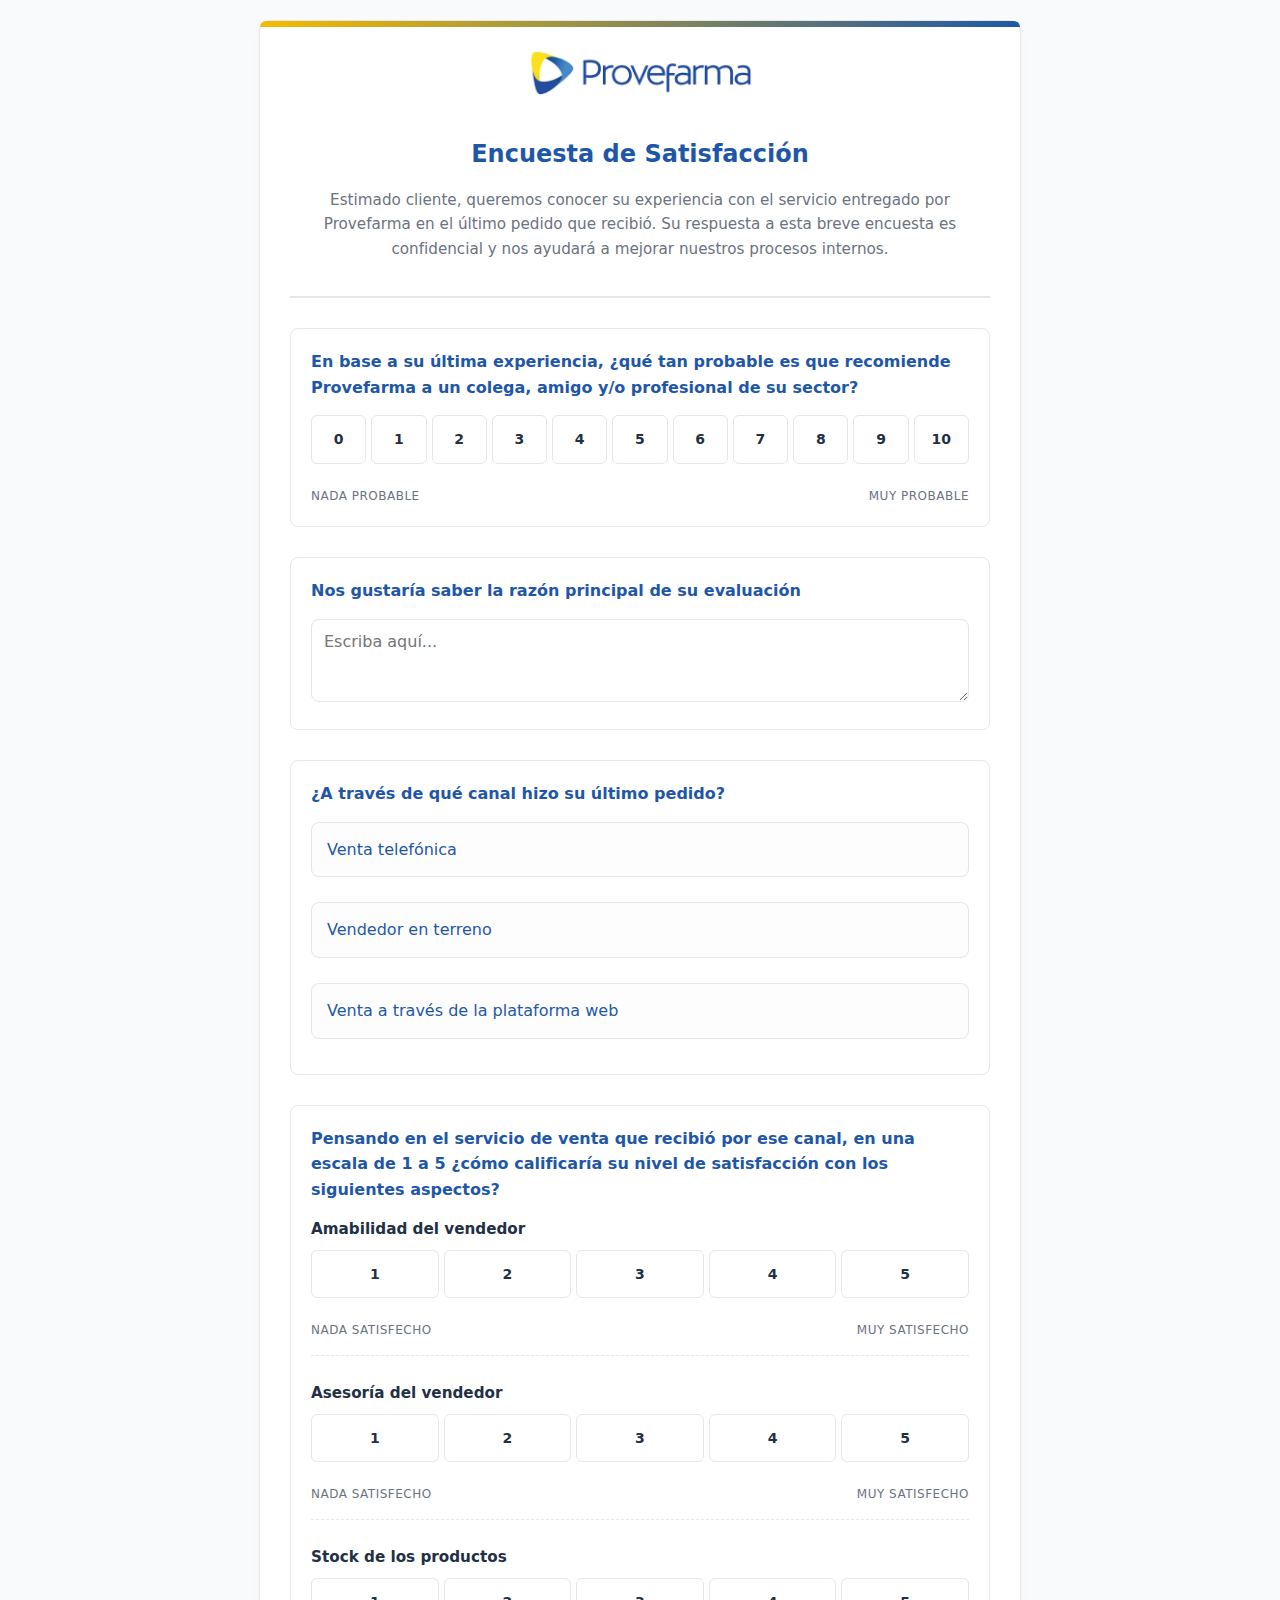
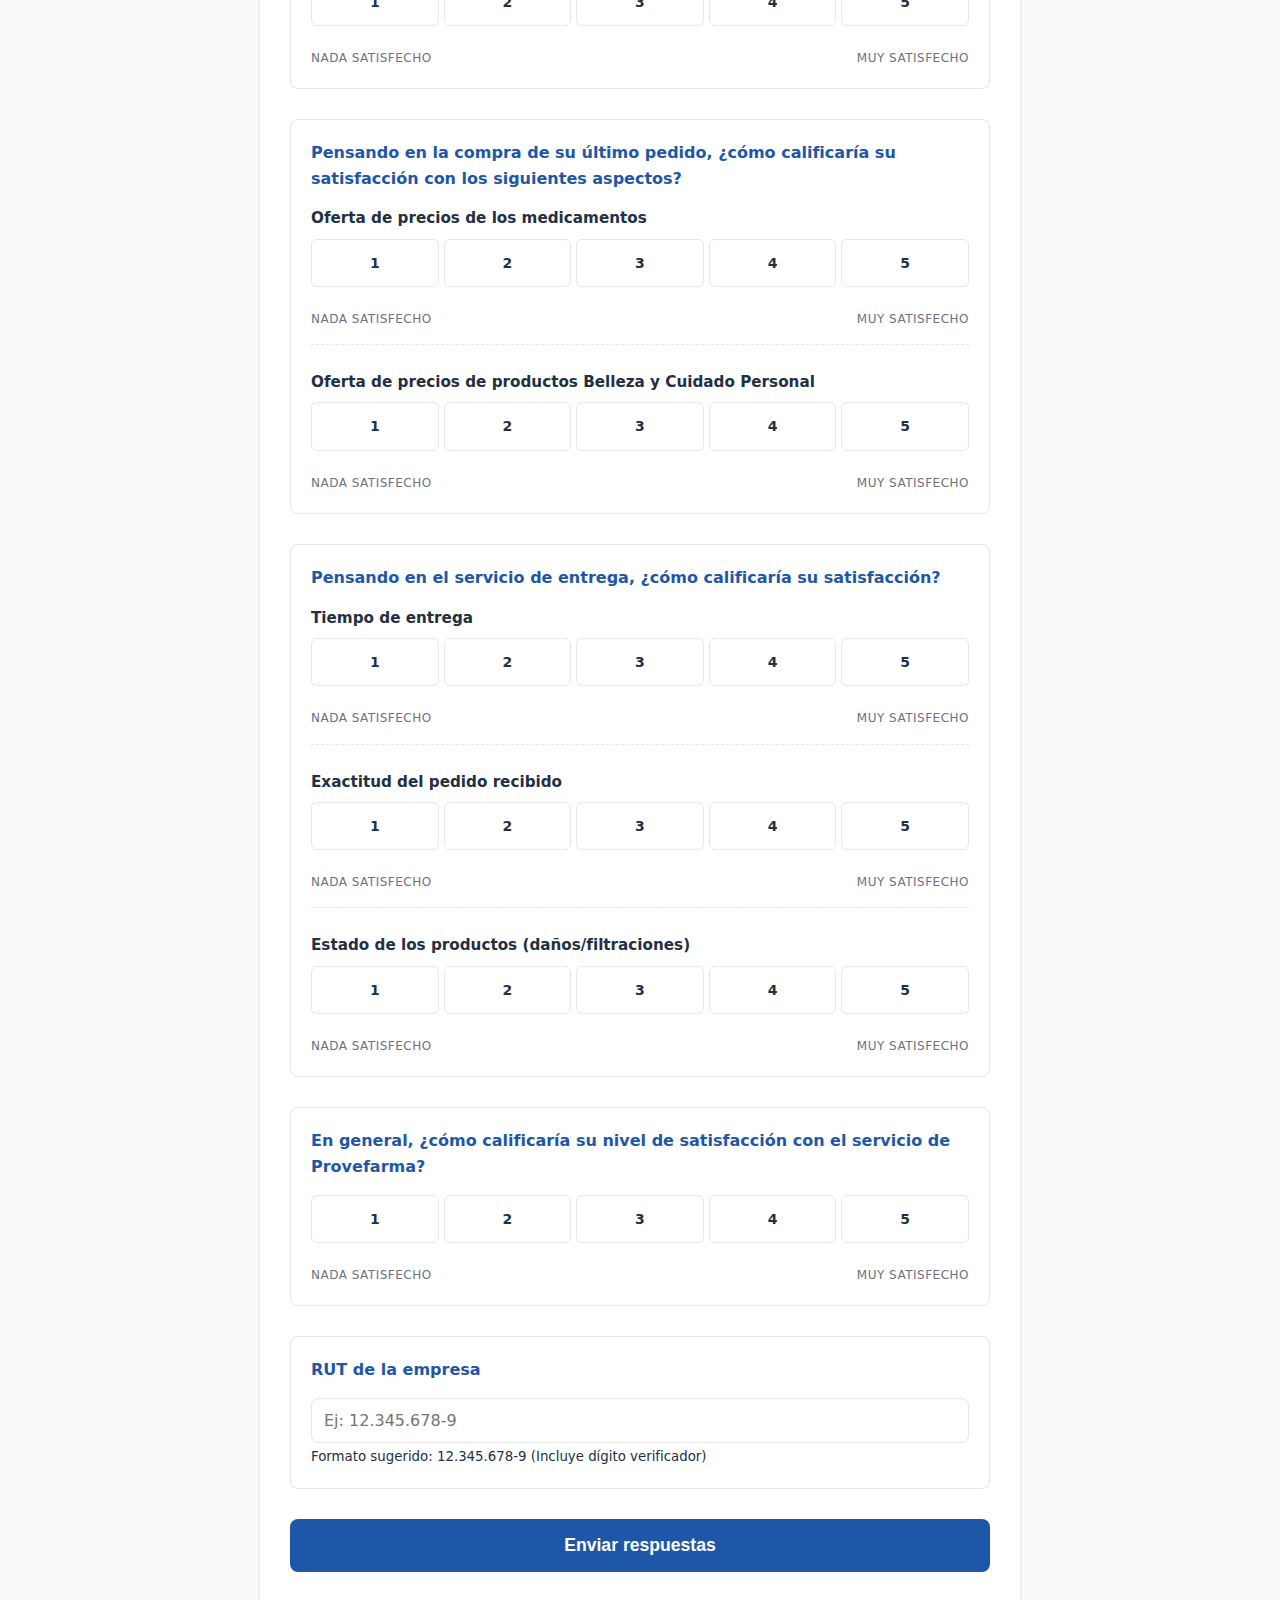
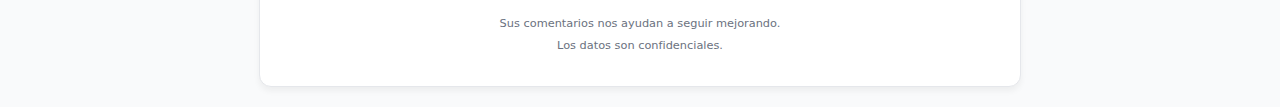
<file: index.html>
<!DOCTYPE html>
<html lang="es">
<head>
  <meta charset="utf-8" />
  <meta name="viewport" content="width=device-width,initial-scale=1" />
  <title>Encuesta de Satisfacción – Provefarma Distribución</title>
  
  <style>
    :root {
      /* Variables originales de tu marca */
      --bg: #f9fafb;
      --primary: #1f57a8;       /* Azul Provefarma */
      --primary-hover: #15417d;
      --accent: #f4bb00;        /* Amarillo corporativo */
      --accent-light: #fff9c4;  /* Amarillo clarito para selecciones */
      --text: #233044;
      --muted: #6b7280;
      --border: #e5e7eb;
      --error: #cc1f1a;
      --success: #0b6e4f;
      --white: #ffffff;
      --border-radius: 8px;
    }

    body {
      margin: 0;
      font-family: system-ui, -apple-system, "Segoe UI", Roboto, sans-serif;
      background-color: var(--bg);
      color: var(--text);
      display: flex;
      justify-content: center;
      padding: 20px;
      line-height: 1.6;
    }

    .container {
      max-width: 700px;
      width: 100%;
      background: var(--white);
      padding: 30px;
      border-radius: 12px;
      box-shadow: 0 4px 6px rgba(0,0,0,0.05);
      border: 1px solid var(--border);
    }

    /* Banda y Cabecera */
    .brand-bar {
      height: 6px;
      background: linear-gradient(90deg, var(--accent), var(--primary));
      margin: -30px -30px 20px -30px;
      border-radius: 12px 12px 0 0;
    }

    .brand-header {
      text-align: center;
      margin-bottom: 20px;
    }

    .logo { 
      height: 50px; 
      margin-bottom: 10px; 
      max-width: 100%;
    }

    header {
      text-align: center;
      margin-bottom: 30px;
      border-bottom: 2px solid var(--border);
      padding-bottom: 20px;
    }

    header h1 {
      font-size: 1.5rem;
      color: var(--primary);
      margin: 10px 0;
    }

    header p {
      font-size: 0.95rem;
      color: var(--muted);
    }

    /* Campos del formulario */
    .field {
      margin-bottom: 30px;
      padding: 20px;
      background: #fff;
      border-radius: var(--border-radius);
      border: 1px solid var(--border);
    }

    label {
      display: block;
      font-weight: 700;
      margin-bottom: 15px;
      color: var(--primary);
    }

    .sub-label {
      font-weight: 600;
      font-size: 0.95em;
      margin-bottom: 8px;
      display: block;
      color: var(--text);
    }

    /* Inputs de texto básicos */
    select, textarea, input[type="text"] {
      width: 100%;
      padding: 12px;
      border: 1px solid var(--border);
      border-radius: 8px;
      font-size: 1rem;
      box-sizing: border-box;
      font-family: inherit;
    }

    input.is-invalid {
      border-color: var(--error);
      background-color: #fff5f5;
    }

    /* --- ESTILOS: BOTONES DE ESCALA (0-10 y 1-5) --- */

    /* Ocultar el radio button nativo */
    .scale-input {
      position: absolute;
      opacity: 0;
      width: 0;
      height: 0;
    }

    /* Contenedor flexible */
    .scale-container {
      display: flex;
      gap: 5px;
      flex-wrap: wrap; 
      justify-content: flex-start;
    }

    /* Estilo del botón numérico */
    .scale-btn {
      flex: 1;
      min-width: 35px;
      text-align: center;
      padding: 12px 5px;
      border: 1px solid var(--border);
      border-radius: 6px;
      background-color: var(--white);
      color: var(--text);
      cursor: pointer;
      transition: all 0.2s ease;
      font-weight: 600;
      font-size: 14px;
    }

    .scale-btn:hover {
      background-color: #f0f7ff;
      border-color: var(--primary);
    }

    /* Estado Seleccionado (Radio checked) */
    .scale-input:checked + .scale-btn {
      background-color: var(--primary);
      color: var(--white);
      border-color: var(--primary);
      box-shadow: 0 2px 4px rgba(0,0,0,0.2);
    }

    .scale-legend {
      display: flex;
      justify-content: space-between;
      margin-top: 8px;
      font-size: 0.75rem; /* Un poco más pequeño para las sub-preguntas */
      color: var(--muted);
      font-weight: 500;
      text-transform: uppercase;
      letter-spacing: 0.5px;
    }

    /* --- ESTILOS: BOTONES GRANDES (Canal y Motivos) --- */

    .options-list {
      display: flex;
      flex-direction: column;
      gap: 10px;
    }

    .option-btn {
      display: block;
      padding: 14px 15px;
      border: 1px solid var(--border);
      border-radius: 8px;
      cursor: pointer;
      background: #fdfdfd;
      transition: background 0.2s, border-color 0.2s;
      font-weight: 500;
    }

    .option-btn:hover {
      background: #f3f4f6;
      border-color: #d1d5db;
    }

    /* Estado Seleccionado: Amarillo clarito */
    .scale-input:checked + .option-btn {
      background-color: var(--accent-light); /* Amarillo suave */
      border-color: var(--accent);           /* Borde amarillo oscuro/dorado */
      color: var(--text);
      font-weight: 700;
      box-shadow: inset 0 0 0 1px var(--accent); /* Borde doble sutil */
    }

    /* Sub-preguntas y utilidades */
    .sub-pregunta {
      margin-bottom: 25px;
      padding-bottom: 15px;
      border-bottom: 1px dashed var(--border);
    }

    .sub-pregunta:last-child {
      border-bottom: none;
      margin-bottom: 0;
      padding-bottom: 0;
    }

    /* Clase para ocultar elementos (Lógica JS) */
    .hidden {
      display: none !important;
    }

    /* Botón de envío y footer */
    .btn {
      width: 100%;
      padding: 16px;
      background-color: var(--primary);
      color: var(--white);
      border: none;
      border-radius: 8px;
      font-weight: bold;
      cursor: pointer;
      font-size: 1.1rem;
      transition: background-color 0.3s;
    }

    .btn:hover { background-color: var(--primary-hover); }
    .btn:disabled { background-color: var(--muted); cursor: not-allowed; }

    #status { margin-top: 15px; font-weight: 500; text-align: center; }

    footer {
      text-align: center;
      margin-top: 40px;
      font-size: 0.85rem;
      color: var(--muted);
    }
  </style>
</head>

<body>
  <main class="container">

    <!-- Banda corporativa y Logo -->
    <div class="brand-bar"></div>
    <div class="brand-header" aria-label="Provefarma">
      <img src="Provefarma_img1.png" alt="Provefarma" class="logo" />
    </div>

    <header>
      <h1>Encuesta de Satisfacción</h1>
      <p>Estimado cliente, queremos conocer su experiencia con el servicio entregado por Provefarma en el último pedido que recibió. Su respuesta a esta breve encuesta es confidencial y nos ayudará a mejorar nuestros procesos internos.</p>
    </header>

    <form id="encuestaForm" novalidate>

      <!-- PREGUNTA 1: NPS (0-10) -->
      <div class="field">
        <label>En base a su última experiencia, ¿qué tan probable es que recomiende Provefarma a un colega, amigo y/o profesional de su sector?</label>
        
        <div class="scale-container">
            <input type="radio" name="nps" id="nps_0" value="0" class="scale-input"><label for="nps_0" class="scale-btn">0</label>
            <input type="radio" name="nps" id="nps_1" value="1" class="scale-input"><label for="nps_1" class="scale-btn">1</label>
            <input type="radio" name="nps" id="nps_2" value="2" class="scale-input"><label for="nps_2" class="scale-btn">2</label>
            <input type="radio" name="nps" id="nps_3" value="3" class="scale-input"><label for="nps_3" class="scale-btn">3</label>
            <input type="radio" name="nps" id="nps_4" value="4" class="scale-input"><label for="nps_4" class="scale-btn">4</label>
            <input type="radio" name="nps" id="nps_5" value="5" class="scale-input"><label for="nps_5" class="scale-btn">5</label>
            <input type="radio" name="nps" id="nps_6" value="6" class="scale-input"><label for="nps_6" class="scale-btn">6</label>
            <input type="radio" name="nps" id="nps_7" value="7" class="scale-input"><label for="nps_7" class="scale-btn">7</label>
            <input type="radio" name="nps" id="nps_8" value="8" class="scale-input"><label for="nps_8" class="scale-btn">8</label>
            <input type="radio" name="nps" id="nps_9" value="9" class="scale-input"><label for="nps_9" class="scale-btn">9</label>
            <input type="radio" name="nps" id="nps_10" value="10" class="scale-input"><label for="nps_10" class="scale-btn">10</label>
        </div>
        <div class="scale-legend">
            <span>Nada probable</span>
            <span>Muy probable</span>
        </div>
      </div>

      <!-- PREGUNTA 1.1: Razón -->
      <div class="field">
        <label for="nps_razon">Nos gustaría saber la razón principal de su evaluación</label>
        <textarea id="nps_razon" name="nps_razon" rows="3" placeholder="Escriba aquí..." required></textarea>
      </div>

      <!-- PREGUNTA 2: CANAL (Condicionante) -->
      <div class="field">
        <label>¿A través de qué canal hizo su último pedido?</label>
        <div class="options-list">
            <div>
                <input type="radio" name="canal" id="canal_telefono" value="telefono" class="scale-input" required>
                <label for="canal_telefono" class="option-btn">Venta telefónica</label>
            </div>
            <div>
                <input type="radio" name="canal" id="canal_terreno" value="terreno" class="scale-input">
                <label for="canal_terreno" class="option-btn">Vendedor en terreno</label>
            </div>
            <div>
                <input type="radio" name="canal" id="canal_web" value="web" class="scale-input">
                <label for="canal_web" class="option-btn">Venta a través de la plataforma web</label>
            </div>
        </div>
      </div>

      <!-- PREGUNTA 3: ATRIBUTOS VENTA (Se ocultan/muestran según P2) -->
      <div class="field" id="bloque_venta">
        <label>Pensando en el servicio de venta que recibió por ese canal, en una escala de 1 a 5 ¿cómo calificaría su nivel de satisfacción con los siguientes aspectos?</label>
        
        <!-- 3.1 Amabilidad (Solo Teléfono/Terreno) -->
        <div class="sub-pregunta" id="sub_p3_amabilidad">
            <span class="sub-label">Amabilidad del vendedor</span>
            <div class="scale-container">
                <input type="radio" name="p3_1" id="p3_1_1" value="1" class="scale-input"><label for="p3_1_1" class="scale-btn">1</label>
                <input type="radio" name="p3_1" id="p3_1_2" value="2" class="scale-input"><label for="p3_1_2" class="scale-btn">2</label>
                <input type="radio" name="p3_1" id="p3_1_3" value="3" class="scale-input"><label for="p3_1_3" class="scale-btn">3</label>
                <input type="radio" name="p3_1" id="p3_1_4" value="4" class="scale-input"><label for="p3_1_4" class="scale-btn">4</label>
                <input type="radio" name="p3_1" id="p3_1_5" value="5" class="scale-input"><label for="p3_1_5" class="scale-btn">5</label>
            </div>
            <div class="scale-legend"><span>Nada satisfecho</span><span>Muy satisfecho</span></div>
        </div>
        
        <!-- 3.2 Asesoría (Solo Teléfono/Terreno) -->
        <div class="sub-pregunta" id="sub_p3_asesoria">
            <span class="sub-label">Asesoría del vendedor</span>
            <div class="scale-container">
                <input type="radio" name="p3_2" id="p3_2_1" value="1" class="scale-input"><label for="p3_2_1" class="scale-btn">1</label>
                <input type="radio" name="p3_2" id="p3_2_2" value="2" class="scale-input"><label for="p3_2_2" class="scale-btn">2</label>
                <input type="radio" name="p3_2" id="p3_2_3" value="3" class="scale-input"><label for="p3_2_3" class="scale-btn">3</label>
                <input type="radio" name="p3_2" id="p3_2_4" value="4" class="scale-input"><label for="p3_2_4" class="scale-btn">4</label>
                <input type="radio" name="p3_2" id="p3_2_5" value="5" class="scale-input"><label for="p3_2_5" class="scale-btn">5</label>
            </div>
            <div class="scale-legend"><span>Nada satisfecho</span><span>Muy satisfecho</span></div>
        </div>
        
        <!-- 3.3 Web (Solo Web) -->
        <div class="sub-pregunta hidden" id="sub_p3_web">
            <span class="sub-label">Facilidad para navegar en la plataforma</span>
            <div class="scale-container">
                <input type="radio" name="p3_3" id="p3_3_1" value="1" class="scale-input"><label for="p3_3_1" class="scale-btn">1</label>
                <input type="radio" name="p3_3" id="p3_3_2" value="2" class="scale-input"><label for="p3_3_2" class="scale-btn">2</label>
                <input type="radio" name="p3_3" id="p3_3_3" value="3" class="scale-input"><label for="p3_3_3" class="scale-btn">3</label>
                <input type="radio" name="p3_3" id="p3_3_4" value="4" class="scale-input"><label for="p3_3_4" class="scale-btn">4</label>
                <input type="radio" name="p3_3" id="p3_3_5" value="5" class="scale-input"><label for="p3_3_5" class="scale-btn">5</label>
            </div>
            <div class="scale-legend"><span>Nada satisfecho</span><span>Muy satisfecho</span></div>
        </div>
        
        <!-- 3.4 Stock (Todos) -->
        <div class="sub-pregunta" id="sub_p3_stock">
            <span class="sub-label">Stock de los productos</span>
            <div class="scale-container">
                <input type="radio" name="p3_4" id="p3_4_1" value="1" class="scale-input"><label for="p3_4_1" class="scale-btn">1</label>
                <input type="radio" name="p3_4" id="p3_4_2" value="2" class="scale-input"><label for="p3_4_2" class="scale-btn">2</label>
                <input type="radio" name="p3_4" id="p3_4_3" value="3" class="scale-input"><label for="p3_4_3" class="scale-btn">3</label>
                <input type="radio" name="p3_4" id="p3_4_4" value="4" class="scale-input"><label for="p3_4_4" class="scale-btn">4</label>
                <input type="radio" name="p3_4" id="p3_4_5" value="5" class="scale-input"><label for="p3_4_5" class="scale-btn">5</label>
            </div>
            <div class="scale-legend"><span>Nada satisfecho</span><span>Muy satisfecho</span></div>
        </div>
      </div>

      <!-- PREGUNTA 4: PRECIOS -->
      <div class="field">
        <label>Pensando en la compra de su último pedido, ¿cómo calificaría su satisfacción con los siguientes aspectos?</label>
        
        <!-- 4.1 Precio Medicamentos -->
        <div class="sub-pregunta">
            <span class="sub-label">Oferta de precios de los medicamentos</span>
            <div class="scale-container">
                <input type="radio" name="p4_1" id="p4_1_1" value="1" class="scale-input"><label for="p4_1_1" class="scale-btn">1</label>
                <input type="radio" name="p4_1" id="p4_1_2" value="2" class="scale-input"><label for="p4_1_2" class="scale-btn">2</label>
                <input type="radio" name="p4_1" id="p4_1_3" value="3" class="scale-input"><label for="p4_1_3" class="scale-btn">3</label>
                <input type="radio" name="p4_1" id="p4_1_4" value="4" class="scale-input"><label for="p4_1_4" class="scale-btn">4</label>
                <input type="radio" name="p4_1" id="p4_1_5" value="5" class="scale-input"><label for="p4_1_5" class="scale-btn">5</label>
            </div>
            <div class="scale-legend"><span>Nada satisfecho</span><span>Muy satisfecho</span></div>
        </div>
        
        <!-- 4.2 Precio Belleza -->
        <div class="sub-pregunta">
            <span class="sub-label">Oferta de precios de productos Belleza y Cuidado Personal</span>
            <div class="scale-container">
                <input type="radio" name="p4_2" id="p4_2_1" value="1" class="scale-input"><label for="p4_2_1" class="scale-btn">1</label>
                <input type="radio" name="p4_2" id="p4_2_2" value="2" class="scale-input"><label for="p4_2_2" class="scale-btn">2</label>
                <input type="radio" name="p4_2" id="p4_2_3" value="3" class="scale-input"><label for="p4_2_3" class="scale-btn">3</label>
                <input type="radio" name="p4_2" id="p4_2_4" value="4" class="scale-input"><label for="p4_2_4" class="scale-btn">4</label>
                <input type="radio" name="p4_2" id="p4_2_5" value="5" class="scale-input"><label for="p4_2_5" class="scale-btn">5</label>
            </div>
            <div class="scale-legend"><span>Nada satisfecho</span><span>Muy satisfecho</span></div>
        </div>
      </div>

      <!-- PREGUNTA 5: MOTIVO (Oculta por defecto, class="hidden") -->
      <div class="field hidden" id="bloque_motivo_precio">
        <label>¿Cuál es el principal motivo de su evaluación?</label>
        <div class="options-list">
            <div><input type="radio" name="motivo_precio" id="m_1" value="Precios altos" class="scale-input"><label for="m_1" class="option-btn">Precios más altos que otros proveedores</label></div>
            <div><input type="radio" name="motivo_precio" id="m_2" value="Falta descuentos" class="scale-input"><label for="m_2" class="option-btn">Falta de descuentos por volumen</label></div>
            <div><input type="radio" name="motivo_precio" id="m_3" value="Relación precio-calidad" class="scale-input"><label for="m_3" class="option-btn">Relación precio–calidad poco conveniente</label></div>
            <div><input type="radio" name="motivo_precio" id="m_4" value="Condiciones comerciales" class="scale-input"><label for="m_4" class="option-btn">Condiciones comerciales poco competitivas</label></div>
            <div><input type="radio" name="motivo_precio" id="m_5" value="Inestabilidad precios" class="scale-input"><label for="m_5" class="option-btn">Variabilidad o falta de estabilidad</label></div>
            <div><input type="radio" name="motivo_precio" id="m_6" value="Promociones malas" class="scale-input"><label for="m_6" class="option-btn">Promociones poco atractivas</label></div>
            <div><input type="radio" name="motivo_precio" id="m_7" value="Otro" class="scale-input"><label for="m_7" class="option-btn">Otro</label></div>
        </div>
        <input type="text" id="motivo_precio_otro" name="motivo_precio_otro" placeholder="Especifique cuál..." class="hidden" style="margin-top:15px;">
      </div>

      <!-- PREGUNTA 6: ENTREGA -->
      <div class="field">
        <label>Pensando en el servicio de entrega, ¿cómo calificaría su satisfacción?</label>
        
        <div class="sub-pregunta">
            <span class="sub-label">Tiempo de entrega</span>
            <div class="scale-container">
                <input type="radio" name="p6_1" id="p6_1_1" value="1" class="scale-input"><label for="p6_1_1" class="scale-btn">1</label>
                <!-- ... botones intermedios ... -->
                <input type="radio" name="p6_1" id="p6_1_2" value="2" class="scale-input"><label for="p6_1_2" class="scale-btn">2</label>
                <input type="radio" name="p6_1" id="p6_1_3" value="3" class="scale-input"><label for="p6_1_3" class="scale-btn">3</label>
                <input type="radio" name="p6_1" id="p6_1_4" value="4" class="scale-input"><label for="p6_1_4" class="scale-btn">4</label>
                <input type="radio" name="p6_1" id="p6_1_5" value="5" class="scale-input"><label for="p6_1_5" class="scale-btn">5</label>
            </div>
            <div class="scale-legend"><span>Nada satisfecho</span><span>Muy satisfecho</span></div>
        </div>
        
        <div class="sub-pregunta">
            <span class="sub-label">Exactitud del pedido recibido</span>
            <div class="scale-container">
                <input type="radio" name="p6_2" id="p6_2_1" value="1" class="scale-input"><label for="p6_2_1" class="scale-btn">1</label>
                <input type="radio" name="p6_2" id="p6_2_2" value="2" class="scale-input"><label for="p6_2_2" class="scale-btn">2</label>
                <input type="radio" name="p6_2" id="p6_2_3" value="3" class="scale-input"><label for="p6_2_3" class="scale-btn">3</label>
                <input type="radio" name="p6_2" id="p6_2_4" value="4" class="scale-input"><label for="p6_2_4" class="scale-btn">4</label>
                <input type="radio" name="p6_2" id="p6_2_5" value="5" class="scale-input"><label for="p6_2_5" class="scale-btn">5</label>
            </div>
            <div class="scale-legend"><span>Nada satisfecho</span><span>Muy satisfecho</span></div>
        </div>
        
        <div class="sub-pregunta">
            <span class="sub-label">Estado de los productos (daños/filtraciones)</span>
            <div class="scale-container">
                <input type="radio" name="p6_3" id="p6_3_1" value="1" class="scale-input"><label for="p6_3_1" class="scale-btn">1</label>
                <input type="radio" name="p6_3" id="p6_3_2" value="2" class="scale-input"><label for="p6_3_2" class="scale-btn">2</label>
                <input type="radio" name="p6_3" id="p6_3_3" value="3" class="scale-input"><label for="p6_3_3" class="scale-btn">3</label>
                <input type="radio" name="p6_3" id="p6_3_4" value="4" class="scale-input"><label for="p6_3_4" class="scale-btn">4</label>
                <input type="radio" name="p6_3" id="p6_3_5" value="5" class="scale-input"><label for="p6_3_5" class="scale-btn">5</label>
            </div>
            <div class="scale-legend"><span>Nada satisfecho</span><span>Muy satisfecho</span></div>
        </div>
      </div>

      <!-- PREGUNTA 7: ISN (Satisfacción General) -->
      <div class="field">
        <label>En general, ¿cómo calificaría su nivel de satisfacción con el servicio de Provefarma?</label>
        <div class="scale-container">
            <input type="radio" name="isn" id="isn_1" value="1" class="scale-input"><label for="isn_1" class="scale-btn">1</label>
            <input type="radio" name="isn" id="isn_2" value="2" class="scale-input"><label for="isn_2" class="scale-btn">2</label>
            <input type="radio" name="isn" id="isn_3" value="3" class="scale-input"><label for="isn_3" class="scale-btn">3</label>
            <input type="radio" name="isn" id="isn_4" value="4" class="scale-input"><label for="isn_4" class="scale-btn">4</label>
            <input type="radio" name="isn" id="isn_5" value="5" class="scale-input"><label for="isn_5" class="scale-btn">5</label>
        </div>
        <div class="scale-legend">
            <span>Nada satisfecho</span>
            <span>Muy satisfecho</span>
        </div>
      </div>

      <!-- RUT Empresa (Vital para identificar al cliente) -->
      <div class="field">
        <label for="rut">RUT de la empresa</label>
        <input 
          type="text" 
          id="rut" 
          name="rut" 
          placeholder="Ej: 12.345.678-9" 
          autocomplete="off" 
          required
        >
        <small class="hint">Formato sugerido: 12.345.678-9 (Incluye dígito verificador)</small>
      </div>

      <!-- Botón Enviar -->
      <button type="submit" class="btn">Enviar respuestas</button>
      <p id="status" role="status" aria-live="polite"></p>

    </form>

    <footer>
      <small>Sus comentarios nos ayudan a seguir mejorando. <br>Los datos son confidenciales.</small>
    </footer>

  </main>

  <!-- Lógica de la encuesta -->
  <script src="script.js"></script>
</body>
</html>
</file>
